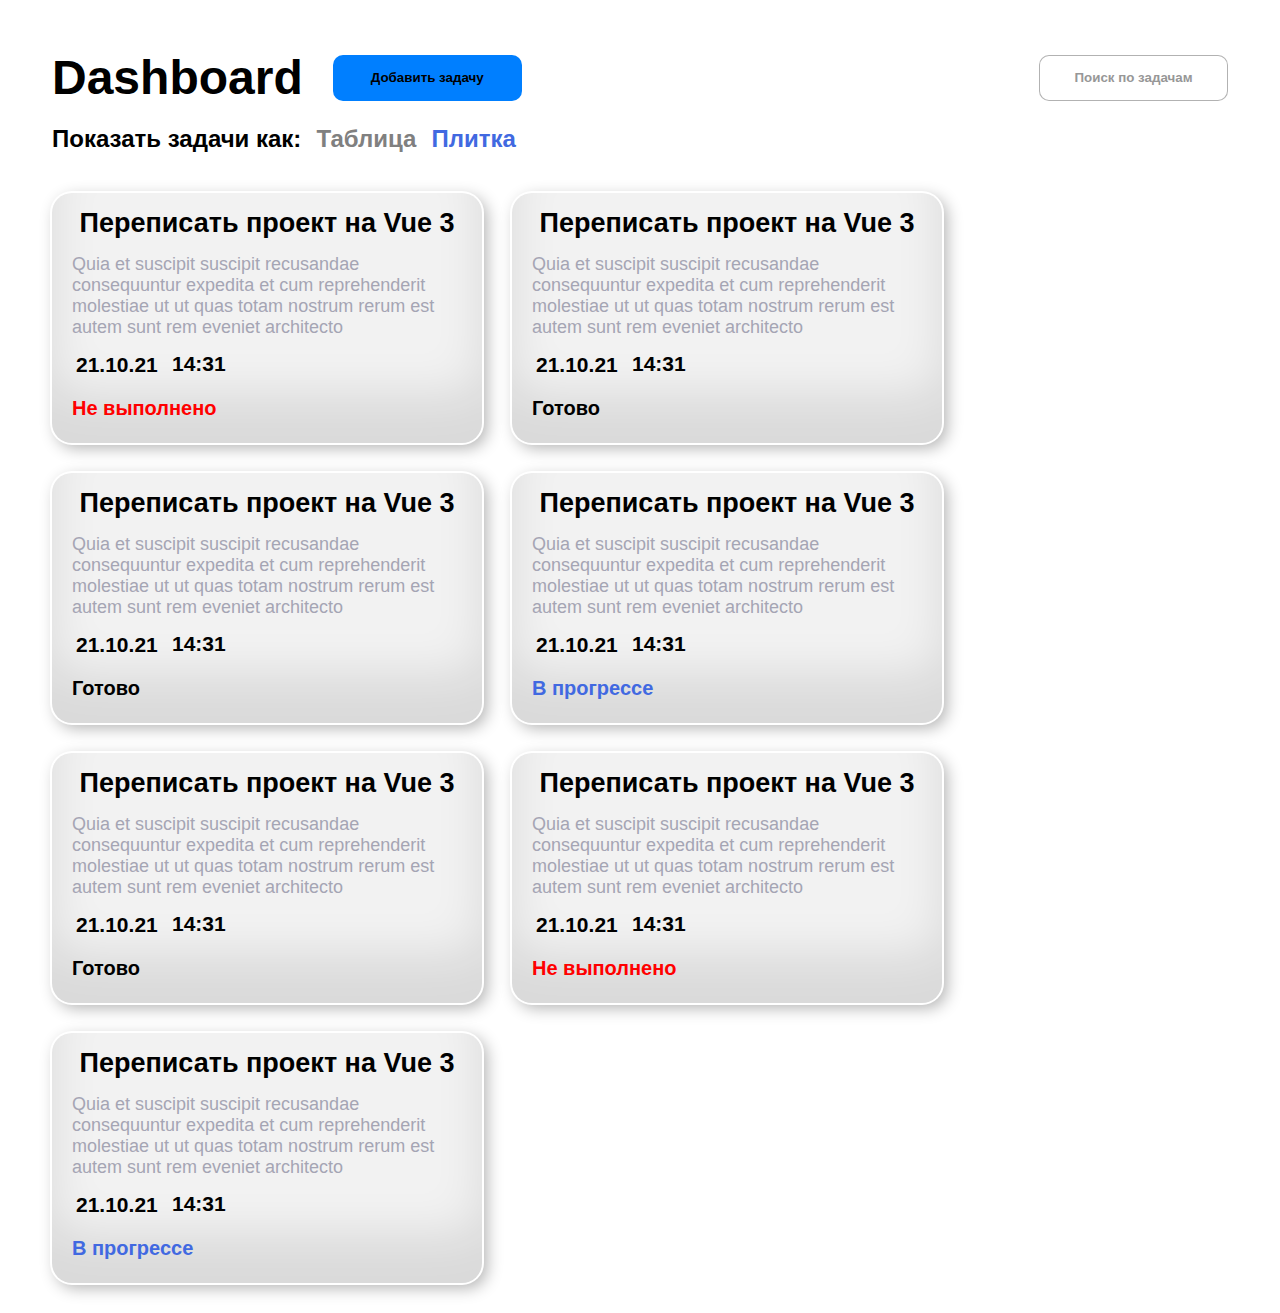
<file: ind.html>
<!DOCTYPE html>
<html lang="en">
<head>
   <meta charset="UTF-8">
   <meta http-equiv="X-UA-Compatible" content="IE=edge">
   <meta name="viewport" content="width=device-width, initial-scale=1.0">
   <link rel="stylesheet" href="./st.css">
   <title>Document</title>
</head>
<body>
   <div class="container">
      <div class="top">
         <div class="t_left">
            <h1>Dashboard</h1>
            <button class="dob">Добавить задачу </button>
         </div>
         <div class="t_right">
            <button class="poisk"> Поиск по задачам </button>
         </div>
      </div>
      <div class="top_2">
         <p class="pokaz">Показать задачи как:</p>
         <a href="./index.html">
            <p class="tab">Таблица</p>
         </a>
         <a href="./ind.html">
            <p class="plitka">Плитка</p>
         </a>
      </div>
 <div class="top3">

 </div>


 <div class="modal_bg"></div>
 <div class="modal">

     <form name="login">
         <h1 class="login_title">Добавить</h1>
         <input type="text" name="title" placeholder="Заголовок" class="main_input"><br>
         <input type="text" name="info" placeholder="Описание" class="main_input"><br>
         <input type="time" name="time" placeholder="Время" class="main_input"><br>
         <input type="date" name="data" placeholder="Время" class="main_input"><br>

         <select class="select" name="ready">
             <option class="option" value="В прогрессе">В прогрессе</option>
             <option class="option" selected value="Не выполнено">Не выполнено</option>
             <option class="option" value="Готово">Готово</option>
         </select>

         <br>

         <button class="save">Сохранить</button>
         <!-- <button class="delete">Удалить</button> -->

     </form>

 </div>




   </div>
   <script src="./scp.js"></script>
</body>
</html>
</file>
<file: st.css>
* {
   padding: 0;
   margin: 0;
   box-sizing: border-box;
   font-family: 'Roboto', sans-serif;
}
body{
   background-color:#ffffff ;
}
.container {
   width: 95%;
   height: 900px;
   /* background-color: rgb(255, 242, 0); */
   margin: 0 auto;
   padding-top: 50px;
   padding-left: 20px;
   padding-right: 20px;
}

.top {
   display: flex;
   justify-content: space-between;
   align-items: center;
}

.t_left {
   display: flex;
   align-items: center;
}

.t_left h1 {
   font-size: 48px;
}

.dob {
   height: 46px;
   width: 189px;
   left: 589px;
   top: 86px;
   background: #007FFF;
   border-radius: 10px;
   margin-left: 30px;
   border: 0px;
   font-weight: bold;
   transition: 0.5s;
}

.dob:hover {
   background: #0099ff;


}

.poisk {
   width: 189px;
   height: 46px;
   left: 1225px;
   top: 86px;
   background: #FFFFFF;
   border: 1px solid rgba(0, 0, 0, 0.3);
   border-radius: 10px;
   font-weight: bold;
   transition: 0.5s;
   color: #979797;
}

.poisk:hover {
   background: #ebebeb;

}

.pokaz {
   font-size: 24px;
   font-weight: bold;
}

.tab {
   font-size: 24px;
   font-weight: bold;
   margin-left: 15px;
   text-decoration: none;
 color: gray;
}

.plitka {
   font-size: 24px;
   font-weight: bold;
   text-decoration: none;
   margin-left: 15px;
   color: royalblue;
}

a {

   text-decoration: none;
}

.top_2 {
   display: flex;
   margin-top: 20px;
}


.top_3 {
   width: 100%;
   /* background-color: #007FFF; */
   margin-top: 30px;
}

.top3 {
   display: flex;
   flex-wrap: wrap;
   padding-top: 40px;
}

.liniya {
   height: 250px;
   width: 430px;
   border-radius: 20px;
   background-color: rgb(242, 242, 242);
   margin-right: 30px;
   margin-bottom: 30px;
   position: relative;
   box-shadow:
   inset 0 -3em 3em rgba(0,0,0,0.1),
         0 0  0 2px rgb(255,255,255),
         0.3em 0.3em 1em rgba(0,0,0,0.3);

}

.l1 {
   font-size: 27px;
   font-weight: bold;
   text-align: center;
   margin-top: 15px;
}

.l2 {
   color: #A5A5B4;
   font-size: 18px;
   font-weight: 500;
   margin: 15px 20px;
}

.l3 {
   font-size: 21px;
   font-weight: 700;
   margin-left: 24px;
}

.l4 {
   font-size: 21px;
   font-weight: 700;
   position: absolute;
   top: 159px;
   left: 120px;
}

.l5 {
 font-size: 20px;
 font-weight: bold;
margin: 20px;
}



.modal_bg {
   display: none;
   opacity: 0;
   width: 100%;
   height: 130%;
   position: absolute;
   top: 0px;
   left: 0px;
   background-color: rgba(0, 0, 0, .5);
   /* backdrop-filter: blur(7px); */
}

.modal {
   display: none;
   opacity: 0;
   width: 632px;
   height: 577px;
   background-color: white;
   padding: 56px 97px 56px 97px;
   border-radius: 8px;
   position: absolute;
   top: 50%;
   left: 50%;
   translate: -50% -50%;
}

.login_title {
   font-style: normal;
   font-weight: 700;
   font-size: 48px;
   line-height: 59px;
   color: #000000;
   margin-bottom: 32px;
}

.main_input {
   width: 438px;
   height: 56px;
   background: #FFFFFF;
   border: 1px solid #000000;
   border-radius: 10px;
   padding: 19px 25px;
   font-style: normal;
   font-weight: 600;
   font-size: 16px;
   line-height: 20px;
   color: #000000;
   margin-bottom: 8px;
}

.save {
   width: 438px;
   height: 56px;
   left: 645px;
   top: 735px;
   background: #0047FF;
   border-radius: 10px;
   color: #FFFFFF;
   border: none;
   text-align: center;
   font-style: normal;
   font-weight: 600;
   font-size: 18px;
   line-height: 22px;
   margin: 8px 0;

}

.select {
   width: 438px;
   height: 56px;
   left: 645px;
   padding: 19px 25px;
   top: 672px;
   font-style: normal;
   font-weight: 600;
   font-size: 16px;
   line-height: 20px;
   color: #000000;
   background: #FFFFFF;
   border: 1px solid #000000;
   border-radius: 10px;
   margin-bottom: 8px;
}

.option {
   width: 438px;
   font-style: normal;
   font-weight: 600;
   font-size: 16px;
   line-height: 20px;
   color: #000000;
}
</file>
